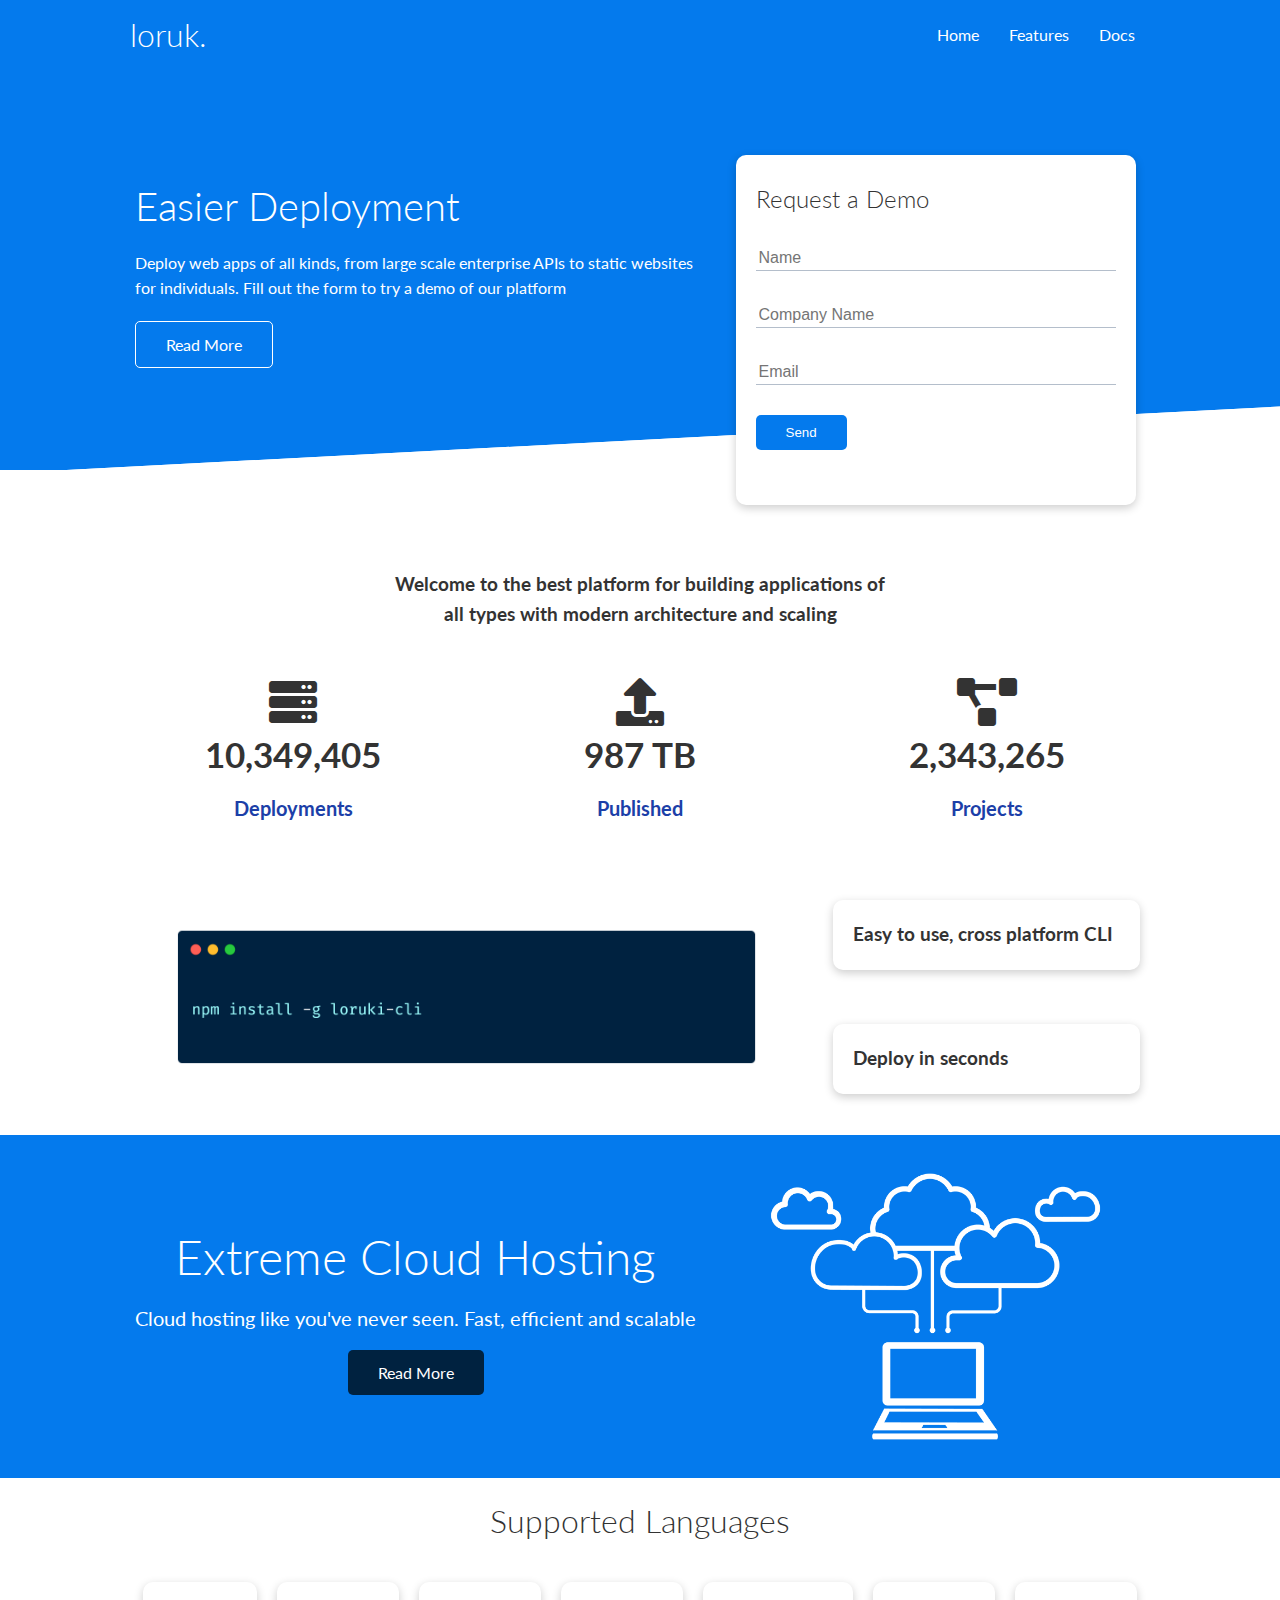
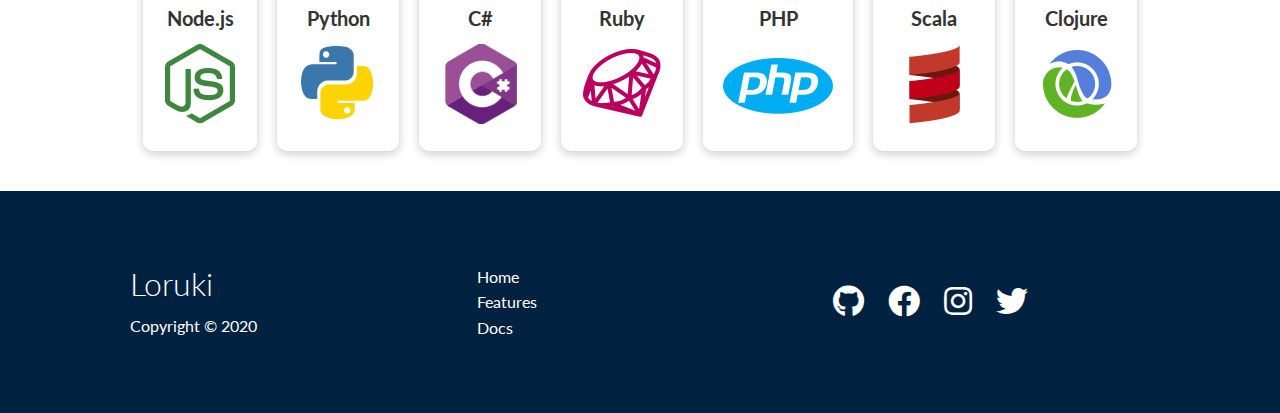
<file: index.html>
<!DOCTYPE html>
<html lang="en">
<head>
    <meta charset="UTF-8">

    <title>lorike</title>
    <link rel="preconnect" href="https://fonts.googleapis.com">
    <link rel="preconnect" href="https://fonts.gstatic.com" crossorigin>
    <link href="https://fonts.googleapis.com/css2?family=Lato:wght@300;400;700&display=swap" rel="stylesheet">
    <link rel="stylesheet" href="css/all.min.css">
    <link rel="stylesheet" href="css/utilities.css">
    <link rel="stylesheet" href="css/style.css">

</head>
<body>
    <header class="navbar">
        <div class="container flex">
            <h1 class="logo">loruk.</h1>
            <nav>
                <ul>
                    <li><a href="index.html">home</a></li>
                    <li><a href="features.html">features</a></li>
                    <li><a href="docs.html">docs</a></li>
                </ul> 
            </nav>
            
        </div>
    </header>




    <section class="landing">
        <div class="container grid">
            <div class="text">
                <h1>Easier Deployment</h1>
                <p>
                    Deploy web apps of all kinds, from large scale enterprise APIs to static websites for individuals. Fill out the form to try a demo of our platform
                </p>
                <a href="#" class="btn btn-outline">read more</a>
            </div>
            <div class="form card">
                <h2 >Request a Demo</h2>
                <form>
                    <div class="form-control">
                        <input type="text" name="name" placeholder="Name" required>
                    </div>
                    <div class="form-control">
                        <input type="text" name="company" placeholder="Company Name" required>
                    </div>
                    <div class="form-control">
                        <input type="email" name="email" placeholder="Email" required>
                    </div>
                    <input type="submit" value="Send" class="btn btn-primary">
                </form>
                
            </div>
        </div>
    </section>

    <section class="stats">
        <div class="container">
            <h3 class="stats-heading text-center my-1">
                Welcome to the best platform for building applications of all types with modern architecture and scaling
            </h3>
            <div class="grid grid-3 text-center my-4">
                <div>
                    <i class="fas fa-server fa-3x"></i>
                    <h3>10,349,405</h3>
                    <p class="text-secondary">Deployments</p>
                </div>
                <div>
                    <i class="fas fa-upload fa-3x"></i>
                    <h3>987 TB</h3>
                    <p class="text-secondary">Published</p>
                </div>
                <div>
                    <i class="fas fa-project-diagram fa-3x"></i>
                    <h3>2,343,265</h3>
                    <p class="text-secondary">Projects</p>
                </div>
            </div>
        </div>
    </section>

    <section class="cli">
        <div class="container grid">
            <img src="images/cli.png" alt="">
            <h3 class="card">Easy to use, cross platform CLI</h3>
            <h3 class="card">Deploy in seconds</h3>
        </div>

    </section>

    <section class="cloud bg-primary my-2 py-2">
        <div class="container grid">
            <div class="text-center">
                <h2 class="lg">Extreme Cloud Hosting</h2>
                <p class="lead my-1">Cloud hosting like you've never seen. Fast, efficient and scalable</p>
                <a href="features.html" class="btn btn-dark">Read More</a>
            </div>
            <img src="images/cloud.png" alt="">
        </div>
    </section>

    <section class="language">
        <h2 class="md text-center my-2">
            Supported Languages
        </h2>
        <div class="container flex">
            <div class="card">
                <h4>Node.js</h4>
                <img src="images/logos/node.png" alt="">
            </div>
            <div class="card">
                <h4>Python</h4>
                <img src="images/logos/python.png" alt="">
              </div>
              <div class="card">
                <h4>C#</h4>
                <img src="images/logos/csharp.png" alt="">
              </div>
              <div class="card">
                <h4>Ruby</h4>
                <img src="images/logos/ruby.png" alt="">
              </div>
              <div class="card">
                <h4>PHP</h4>
                <img src="images/logos/php.png" alt="">
              </div>
              <div class="card">
                <h4>Scala</h4>
                <img src="images/logos/scala.png" alt="">
              </div>
              <div class="card">
                <h4>Clojure</h4>
                <img src="images/logos/clojure.png" alt="">
              </div>

        </div>
    </section>

    <footer class="footer bg-dark py-5">
        <div class="container grid grid-3">
            <div>
                <h1>Loruki</h1>
                <p>Copyright &copy; 2020</p>
            </div>
            <nav>
                <ul>
                    <li><a href="index.html">Home</a></li>
                    <li><a href="features.html">Features</a></li>
                    <li><a href="docs.html">Docs</a></li>
                </ul>
            </nav>
            <div class="social">
                <a href="#"><i class="fab fa-github fa-2x"></i></a>
                <a href="#"><i class="fab fa-facebook fa-2x"></i></a>
                <a href="#"><i class="fab fa-instagram fa-2x"></i></a>
                <a href="#"><i class="fab fa-twitter fa-2x"></i></a>
            </div>
        </div>
    </footer>   
</body>
</html>
</file>
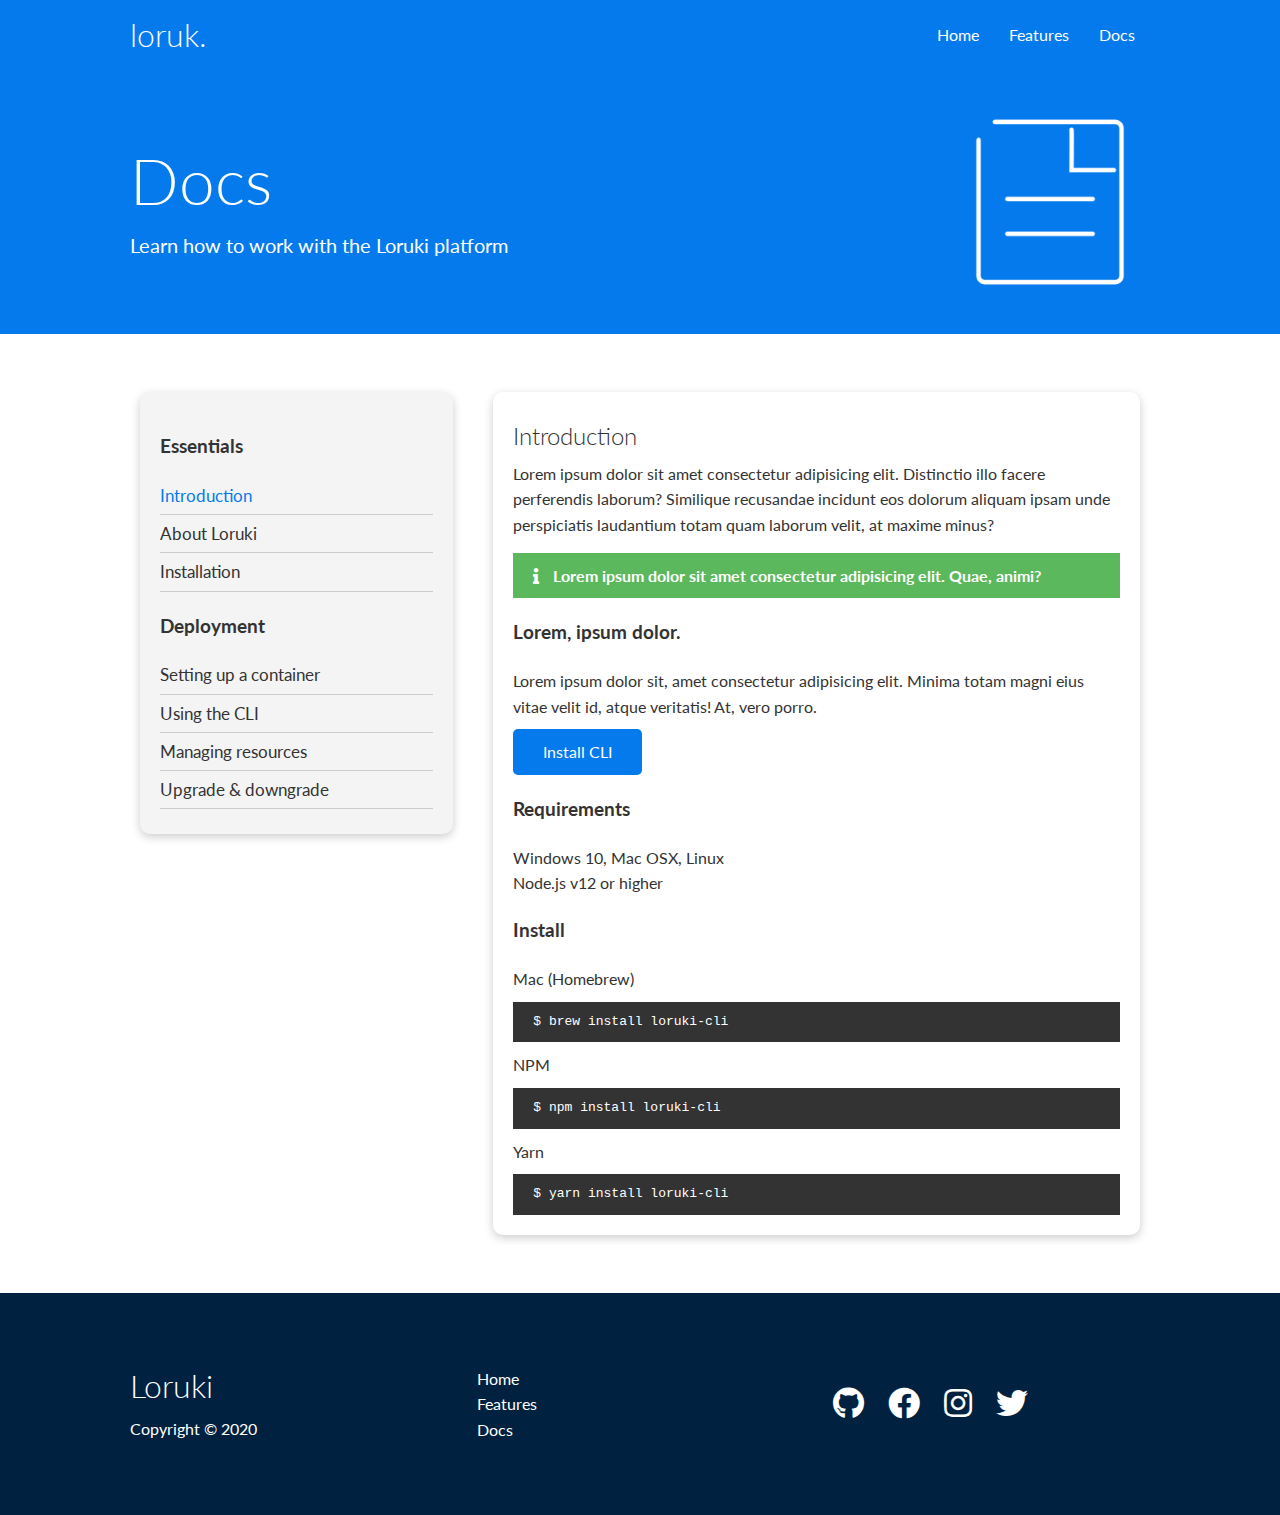
<file: docs.html>
<!DOCTYPE html>
<html lang="en">
<head>
    <meta charset="UTF-8">

    <title>lorike</title>
    <link rel="preconnect" href="https://fonts.googleapis.com">
    <link rel="preconnect" href="https://fonts.gstatic.com" crossorigin>
    <link href="https://fonts.googleapis.com/css2?family=Lato:wght@300;400;700&display=swap" rel="stylesheet">
    <link rel="stylesheet" href="css/all.min.css">
    <link rel="stylesheet" href="css/utilities.css">
    <link rel="stylesheet" href="css/style.css">

</head>
<body>
    <header class="navbar">
        <div class="container flex">
            <h1 class="logo">loruk.</h1>
            <nav>
                <ul>
                    <li><a href="index.html">home</a></li>
                    <li><a href="features.html">features</a></li>
                    <li><a href="docs.html">docs</a></li>
                </ul> 
            </nav>
            
        </div>
    </header>

    <section class="docs-head bg-primary py-3">
        <div class="container grid">
            <div>
                <h1 class="xl">Docs</h1>
                <p class="lead">
                    Learn how to work with the Loruki platform
                </p>
            </div>
            <img src="images/docs.png" alt="">
        </div>
    </section>

    <section class="docs-main my-4">
        <div class="container grid">
            <div class="card bg-light p-3">
                <h3 class="my-2">Essentials</h3>
                <nav>
                    <ul>
                        <li><a class="text-primary" href="#">Introduction</a></li>
                        <li><a href="#">About Loruki</a></li>
                        <li><a href="#">Installation</a></li>
                    </ul>
                </nav>
                <h3 class="my-2">Deployment</h3>
                <nav>
                    <ul>
                        <li><a href="#">Setting up a container</a></li>
                        <li><a href="#">Using the CLI</a></li>
                        <li><a href="#">Managing resources</a></li>
                        <li><a href="#">Upgrade & downgrade</a></li>
                    </ul>
                </nav>
            </div>
            <div class="card">
                <h2>Introduction</h2>
                <p>Lorem ipsum dolor sit amet consectetur adipisicing elit. Distinctio illo facere perferendis laborum? Similique recusandae incidunt eos dolorum aliquam ipsam unde perspiciatis laudantium totam quam laborum velit, at maxime minus?</p>
                
                <div class="alert alert-success">
                    <i class="fas fa-info"></i> Lorem ipsum dolor sit amet consectetur adipisicing elit. Quae, animi?
                </div>

                <h3>Lorem, ipsum dolor.</h3>
                <p>Lorem ipsum dolor sit, amet consectetur adipisicing elit. Minima totam magni eius vitae velit id, atque veritatis! At, vero porro.</p>
                <a href="#" class="btn btn-primary">Install CLI</a>

                <h3>Requirements</h3>
                <ul>
                    <li>Windows 10, Mac OSX, Linux</li>
                    <li>Node.js v12 or higher</li>
                </ul>

                <h3>Install</h3>
                <p>Mac (Homebrew)</p>
                <pre><code>$ brew install loruki-cli</code></pre>
                <p>NPM</p>
                <pre><code>$ npm install loruki-cli</code></pre>
                <p>Yarn</p>
                <pre><code>$ yarn install loruki-cli</code></pre>
            </div>
        </div>
    </section>


    <footer class="footer bg-dark py-5">
        <div class="container grid grid-3">
            <div>
                <h1>Loruki</h1>
                <p>Copyright &copy; 2020</p>
            </div>
            <nav>
                <ul>
                    <li><a href="index.html">Home</a></li>
                    <li><a href="features.html">Features</a></li>
                    <li><a href="docs.html">Docs</a></li>
                </ul>
            </nav>
            <div class="social">
                <a href="#"><i class="fab fa-github fa-2x"></i></a>
                <a href="#"><i class="fab fa-facebook fa-2x"></i></a>
                <a href="#"><i class="fab fa-instagram fa-2x"></i></a>
                <a href="#"><i class="fab fa-twitter fa-2x"></i></a>
            </div>
        </div>
    </footer>  



</body>
</html>
</file>
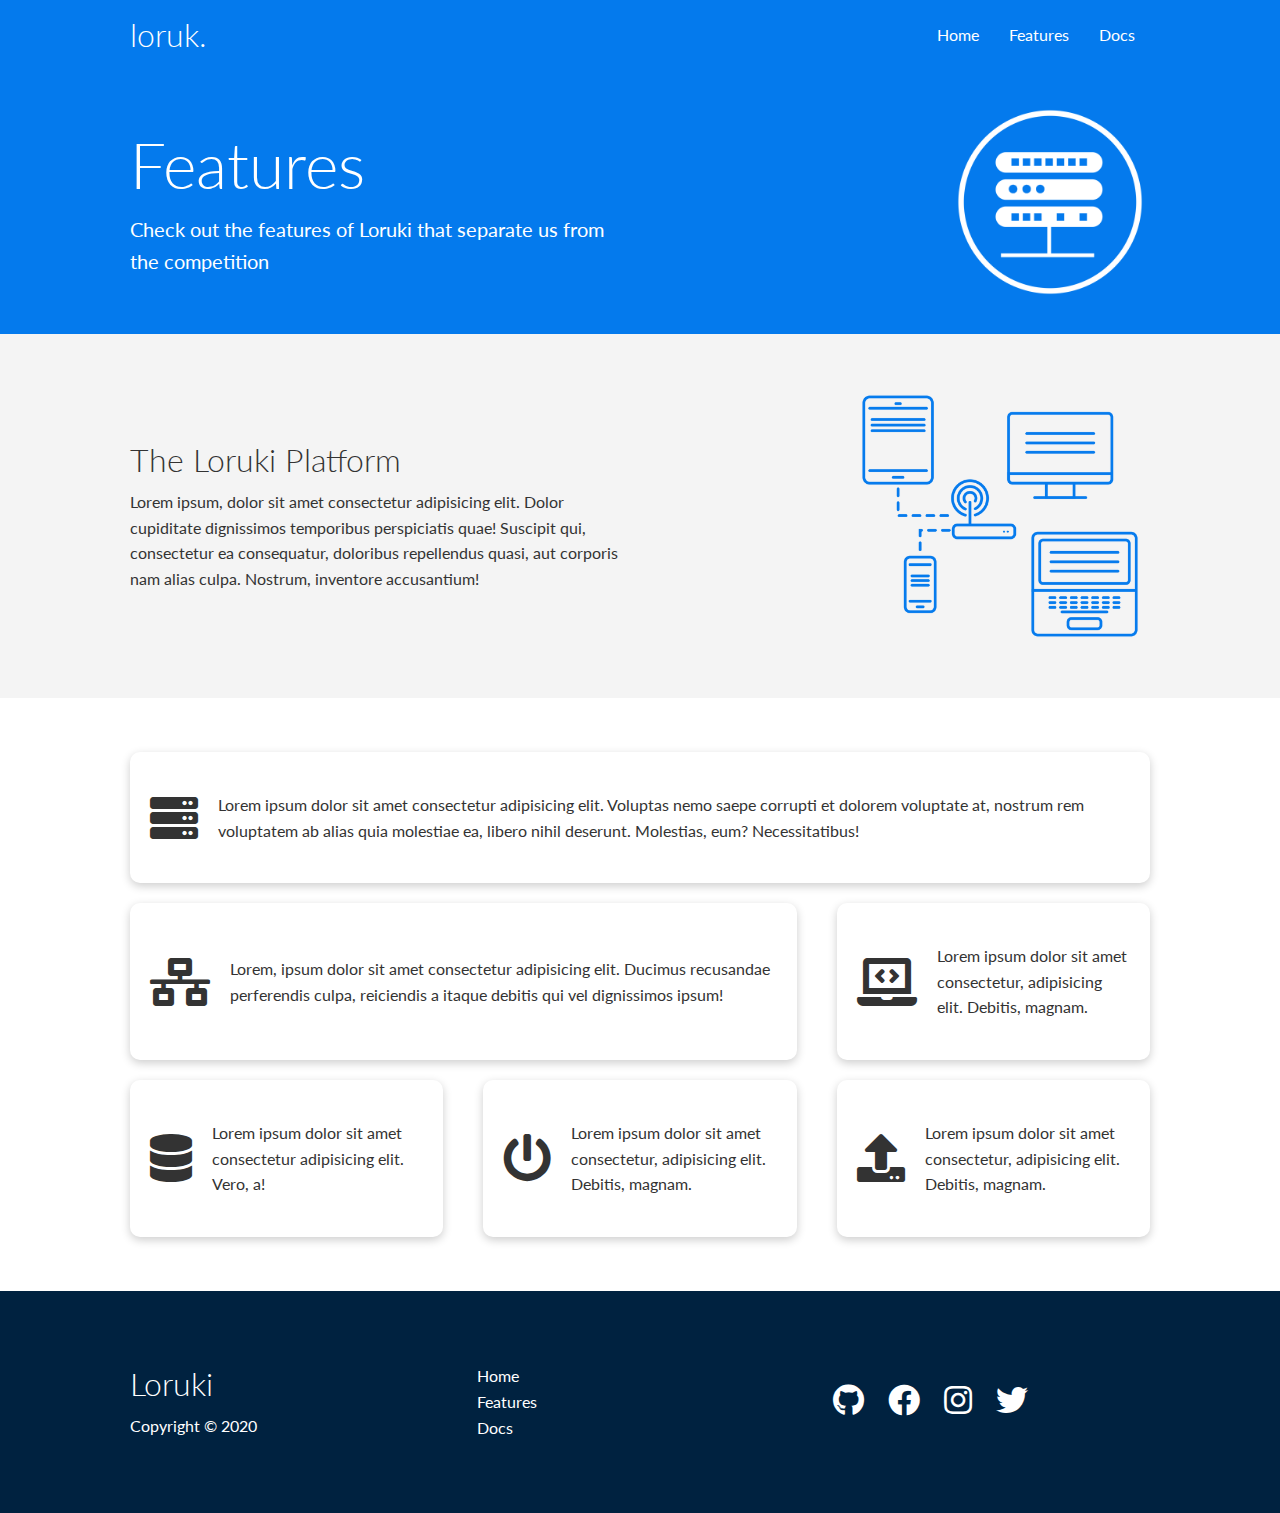
<file: features.html>
<!DOCTYPE html>
<html lang="en">
<head>
    <meta charset="UTF-8">

    <title>lorike</title>
    <link rel="preconnect" href="https://fonts.googleapis.com">
    <link rel="preconnect" href="https://fonts.gstatic.com" crossorigin>
    <link href="https://fonts.googleapis.com/css2?family=Lato:wght@300;400;700&display=swap" rel="stylesheet">
    <link rel="stylesheet" href="css/all.min.css">
    <link rel="stylesheet" href="css/utilities.css">
    <link rel="stylesheet" href="css/style.css">

</head>
<body>
    <header class="navbar">
        <div class="container flex">
            <h1 class="logo">loruk.</h1>
            <nav>
                <ul>
                    <li><a href="index.html">home</a></li>
                    <li><a href="features.html">features</a></li>
                    <li><a href="docs.html">docs</a></li>
                </ul> 
            </nav>
            
        </div>
    </header>

    <section class="features-head bg-primary py-3">
        <div class="container grid">
            <div>
                <h1 class="xl">Features</h1>
                <p class="lead">
                    Check out the features of Loruki that separate us from the
						competition
                </p>
            </div>
            <img src="images/server.png" alt="">
        </div>

    </section>

    <section class="features-sub-head bg-light py-3">
        <div class="container grid">
            <div>
                <h1 class="md">The Loruki Platform</h1>
                <p>
                    Lorem ipsum, dolor sit amet consectetur adipisicing elit. Dolor cupiditate dignissimos temporibus perspiciatis quae! Suscipit qui, consectetur ea consequatur, doloribus repellendus quasi, aut corporis nam alias culpa. Nostrum, inventore accusantium!
                </p>
            </div>
            <img src="images/server2.png" alt="">
        </div>
    </section>

    <section class="features-main my-2">
        <div class="container grid grid-3">
            <div class="card flex">
                <i class="fas fa-server fa-3x"></i>
                <p>Lorem ipsum dolor sit amet consectetur adipisicing elit. Voluptas nemo saepe corrupti et dolorem voluptate at, nostrum rem voluptatem ab alias quia molestiae ea, libero nihil deserunt. Molestias, eum? Necessitatibus!</p>  
            </div>
            <div class="card flex">
                <i class="fas fa-network-wired fa-3x"></i>
                <p>
                    Lorem, ipsum dolor sit amet consectetur adipisicing elit. Ducimus
                    recusandae perferendis culpa, reiciendis a itaque debitis qui vel
                    dignissimos ipsum!
                </p>
            </div>
            <div class="card flex">
                <i class="fas fa-laptop-code fa-3x"></i>
                <p>
                    Lorem ipsum dolor sit amet consectetur, adipisicing elit. Debitis,
                    magnam.
                </p>
            </div>
            <div class="card flex">
                <i class="fas fa-database fa-3x"></i>
                <p>
                    Lorem ipsum dolor sit amet consectetur adipisicing elit. Vero, a!
                </p>
            </div>
            <div class="card flex">
                <i class="fas fa-power-off fa-3x"></i>
                <p>
                    Lorem ipsum dolor sit amet consectetur, adipisicing elit. Debitis,
                    magnam.
                </p>
            </div>
            <div class="card flex">
                <i class="fas fa-upload fa-3x"></i>
                <p>
                    Lorem ipsum dolor sit amet consectetur, adipisicing elit. Debitis,
                    magnam.
                </p>
            </div>
        </div>
    </section>


    <footer class="footer bg-dark py-5">
        <div class="container grid grid-3">
            <div>
                <h1>Loruki</h1>
                <p>Copyright &copy; 2020</p>
            </div>
            <nav>
                <ul>
                    <li><a href="index.html">Home</a></li>
                    <li><a href="features.html">Features</a></li>
                    <li><a href="docs.html">Docs</a></li>
                </ul>
            </nav>
            <div class="social">
                <a href="#"><i class="fab fa-github fa-2x"></i></a>
                <a href="#"><i class="fab fa-facebook fa-2x"></i></a>
                <a href="#"><i class="fab fa-instagram fa-2x"></i></a>
                <a href="#"><i class="fab fa-twitter fa-2x"></i></a>
            </div>
        </div>
    </footer>   
</body>
</html>
</file>
<file: css/utilities.css>
.container {
    max-width: 1100px;
    margin: 0 auto;
    overflow: auto;
    padding: 0 40px;
  }
  
  .card {
    background-color: #fff;
    color: #333;
    border-radius: 10px;
    box-shadow: 0 3px 10px rgba(0, 0, 0, 0.2);
    padding: 20px;
    margin: 10px;
  }
  
  .btn {
    display: inline-block;
    padding: 10px 30px;
    cursor: pointer;
    background: var(--primary-color);
    color: #fff;
    border: none;
    border-radius: 5px;
  }
  
  .btn-outline {
    background-color: transparent;
    border: 1px #fff solid;
    text-transform: capitalize;
  }
  
  .btn:hover {
    transform: scale(0.98);
  }
  
  /* Backgrounds & colored buttons */
  .bg-primary,
  .btn-primary {
    background-color: var(--primary-color);
    color: #fff;
  }
  
  .bg-secondary,
  .btn-secondary {
    background-color: var(--secondary-color);
    color: #fff;
  }
  
  .bg-dark,
  .btn-dark {
    background-color: var(--dark-color);
    color: #fff;
  }
  
  .bg-light,
  .btn-light {
    background-color: var(--light-color) !important;
    color: #333;
  }
  
  .bg-primary a,
  .btn-primary a,
  .bg-secondary a,
  .btn-secondary a,
  .bg-dark a,
  .btn-dark a {
    color: #fff;
  }
  
  /* Text colors */
  .text-primary {
    color: var(--primary-color);
  }
  
  .text-secondary {
    color: var(--secondary-color);
  }
  
  .text-dark {
    color: var(--dark-color);
  }
  
  .text-light {
    color: var(--light-color);
  }
  
  /* Text sizes */
  .lead {
    font-size: 20px;
  }
  
  .sm {
    font-size: 1rem;
  }
  
  .md {
    font-size: 2rem;
  }
  
  .lg {
    font-size: 3rem;
  }
  
  .xl {
    font-size: 4rem;
  }
  
  .text-center {
    text-align: center;
  }
  
  /* Alert */
  .alert {
    background-color: var(--light-color);
    padding: 10px 20px;
    font-weight: bold;
    margin: 15px 0;
  }
  
  .alert i {
    margin-right: 10px;
  }
  
  .alert-success {
    background-color: var(--success-color);
    color: #fff;
  }
  
  .alert-error {
    background-color: var(--error-color);
    color: #fff;
  }
  
  .flex {
    display: flex;
    justify-content: center;
    align-items: center;
    height: 100%;
  }
  
  .grid {
    display: grid;
    grid-template-columns: repeat(2, 1fr);
    gap: 20px;
    justify-content: center;
    align-items: center;
    height: 100%;
  }

  .grid-3 {
    grid-template-columns: repeat(3, 1fr);
  }
  
  /* Margin */
  .my-1 {
    margin: 1rem 0;
  }
  
  .my-2 {
    margin: 1.5rem 0;
  }
  
  .my-3 {
    margin: 2rem 0;
  }
  
  .my-4 {
    margin: 3rem 0;
  }
  
  .my-5 {
    margin: 4rem 0;
  }
  
  .m-1 {
    margin: 1rem;
  }
  
  .m-2 {
    margin: 1.5rem;
  }
  
  .m-3 {
    margin: 2rem;
  }
  
  .m-4 {
    margin: 3rem;
  }
  
  .m-5 {
    margin: 4rem;
  }
  
  /* Padding */
  .py-1 {
    padding: 1rem 0;
  }
  
  .py-2 {
    padding: 1.5rem 0;
  }
  
  .py-3 {
    padding: 2rem 0;
  }
  
  .py-4 {
    padding: 3rem 0;
  }
  
  .py-5 {
    padding: 4rem 0;
  }
  
  .p-1 {
    padding: 1rem;
  }
  
  .p-2 {
    padding: 1.5rem;
  }
  
  .p-3 {
    padding: 2rem;
  }
  
  .p-4 {
    padding: 3rem;
  }
  
  .p-5 {
    padding: 4rem;
  }
</file>
<file: css/style.css>
:root {
    --primary-color: #047aed;
    --secondary-color: #1c3fa8;
    --dark-color: #002240;
    --light-color: #F4F4F4;
    --success-color: #5cb85c;
    --error-color: #d9534f;
}

* {
    box-sizing: border-box;
    padding: 0;
    margin: 0;
}

body {
    font-family: 'Lato', sans-serif;
    color: #333;
    line-height: 1.6;
}

ul {
    list-style-type: none;
}

a {
    text-decoration: none;
    color: #333;
}

h1,
h2 {
    font-weight: 300;
    line-height: 1.2;
    margin: 10px 0;
}

p {
    margin: 10px 0;
}

img {
    width: 100%;
}

code,
pre {
    background: #333;
    color: #fff;
    padding: 10px;
}
  



.navbar{
    background-color: var(--primary-color);
    height: 70px;
    color: #fff;
}

.navbar ul {
    display: flex;
}
.navbar a {
    padding: 10px;
    margin: 0 5px ;
    color: #fff;
    text-transform: capitalize;
}

.navbar a:hover{
    border-bottom: 2px solid #fff;
}

.navbar .flex{
    justify-content: space-between;
}

/* start landing */

.landing {
    height: 400px;
    background-color: var(--primary-color);
    color: #fff;
    position: relative;
}




.landing .grid {
    grid-template-columns: 55% auto;
    gap: 30px;
    overflow: visible;
}

.landing .text h1 {
    font-size: 40px;
}

.landing .text p {
    margin: 20px 0;
}



.form {
    background-color: #fff;
    height: 350px;
    width: 400px;
    position: relative;
    top: 60px;
    padding: 40px;
    color: #000;
    border-radius: 8px;
    justify-self: flex-end;
    z-index: 1000;
}

.card {
    background-color: #fff;
    color: #333;
    border-radius: 10px;
    box-shadow: 0 3px 10px rgba(0, 0, 0, 0.2);
    padding: 20px;
    margin: 10px;
}

.form .form-control {
    margin: 30px 0;
}
  
.form input[type='text'],
.form input[type='email'] {
    border: 0;
    border-bottom: 1px solid #b4becb;
    width: 100%;
    padding: 3px;
    font-size: 16px;
}
  
.form input:focus {
    outline: none;
}

.landing::before,
.landing::after{
    content: "";
    position: absolute;
    bottom: -70px;
    height: 100px;
    background-color: #fff;
    left: 0;
    right: 0;
    transform: skewY(-3deg);
    -webkit-transform: skewY(-3deg);
    -moz-transform: skewY(-3deg);
    -ms-transform: skewY(-3deg);
}

/* start stats */

.stats{
    padding-top: 100px;
}

.stats-heading{
    max-width: 500px;
    margin: auto;
}


.stats .grid  h3{
    font-size: 35px;
}

.stats .grid p{
    font-size: 20px;
    font-weight: bold;
}

/* end stats */

/* start cli */

.cli .grid {
    grid-template-columns: repeat(3, 1fr);
    grid-template-rows: repeat(2,1fr);
}

.cli .grid img {
    grid-column: 1/3;
    grid-row: 1/3;
}

/* end cli */

/* start cloud */


.cloud .grid {
    grid-template-columns: 4fr 3fr;
}

/* end cloud */


/* start language */


.language .flex{
    flex-wrap: wrap;
}

.language .card {
    text-align: center;
    margin: 18px 10px 40px;
    transition: transform 0.2s ease-in;
}

.language .card h4 {
    font-size: 20px;
    margin-bottom: 10px;
}
  
.language .card:hover {
    transform: translateY(-15px);
}

/* start footer */



.footer .social a {
    margin: 0 10px;
    color:#fff
}

.fa-github:hover {
    color: #000000;
}
  
.fa-facebook:hover {
    color: #1773EA;
}

.fa-instagram:hover {
    color: #B32E87;
}

.fa-twitter:hover {
    color: #1C9CEA;
}



/* start features */

.features-head img ,
.docs-head img {
  width: 200px;
  justify-self: flex-end;
}

.features-sub-head img {
    width: 300px;
    justify-self: flex-end;
}

.features-main .card > i {
    margin-right: 20px;
}

.features-main .grid {
    padding: 30px;
}

.features-main .grid > *:first-child{
    grid-column: 1/4;
}
.features-main .grid > *:nth-child(2){
    grid-column: 1/3;
}

/* end features */

/* start docs */
.docs-main h3 {
    margin: 20px 0;
}

.docs-main .grid {
    grid-template-columns: 1fr 2fr;
    align-items: flex-start;
}
.docs-main nav li {
    font-size: 17px;
    padding-bottom: 5px;
    margin-bottom: 5px;
    border-bottom: 1px #ccc solid;
}

.docs-main a:hover {
    font-weight: bold;
}
/* end docs */
</file>
